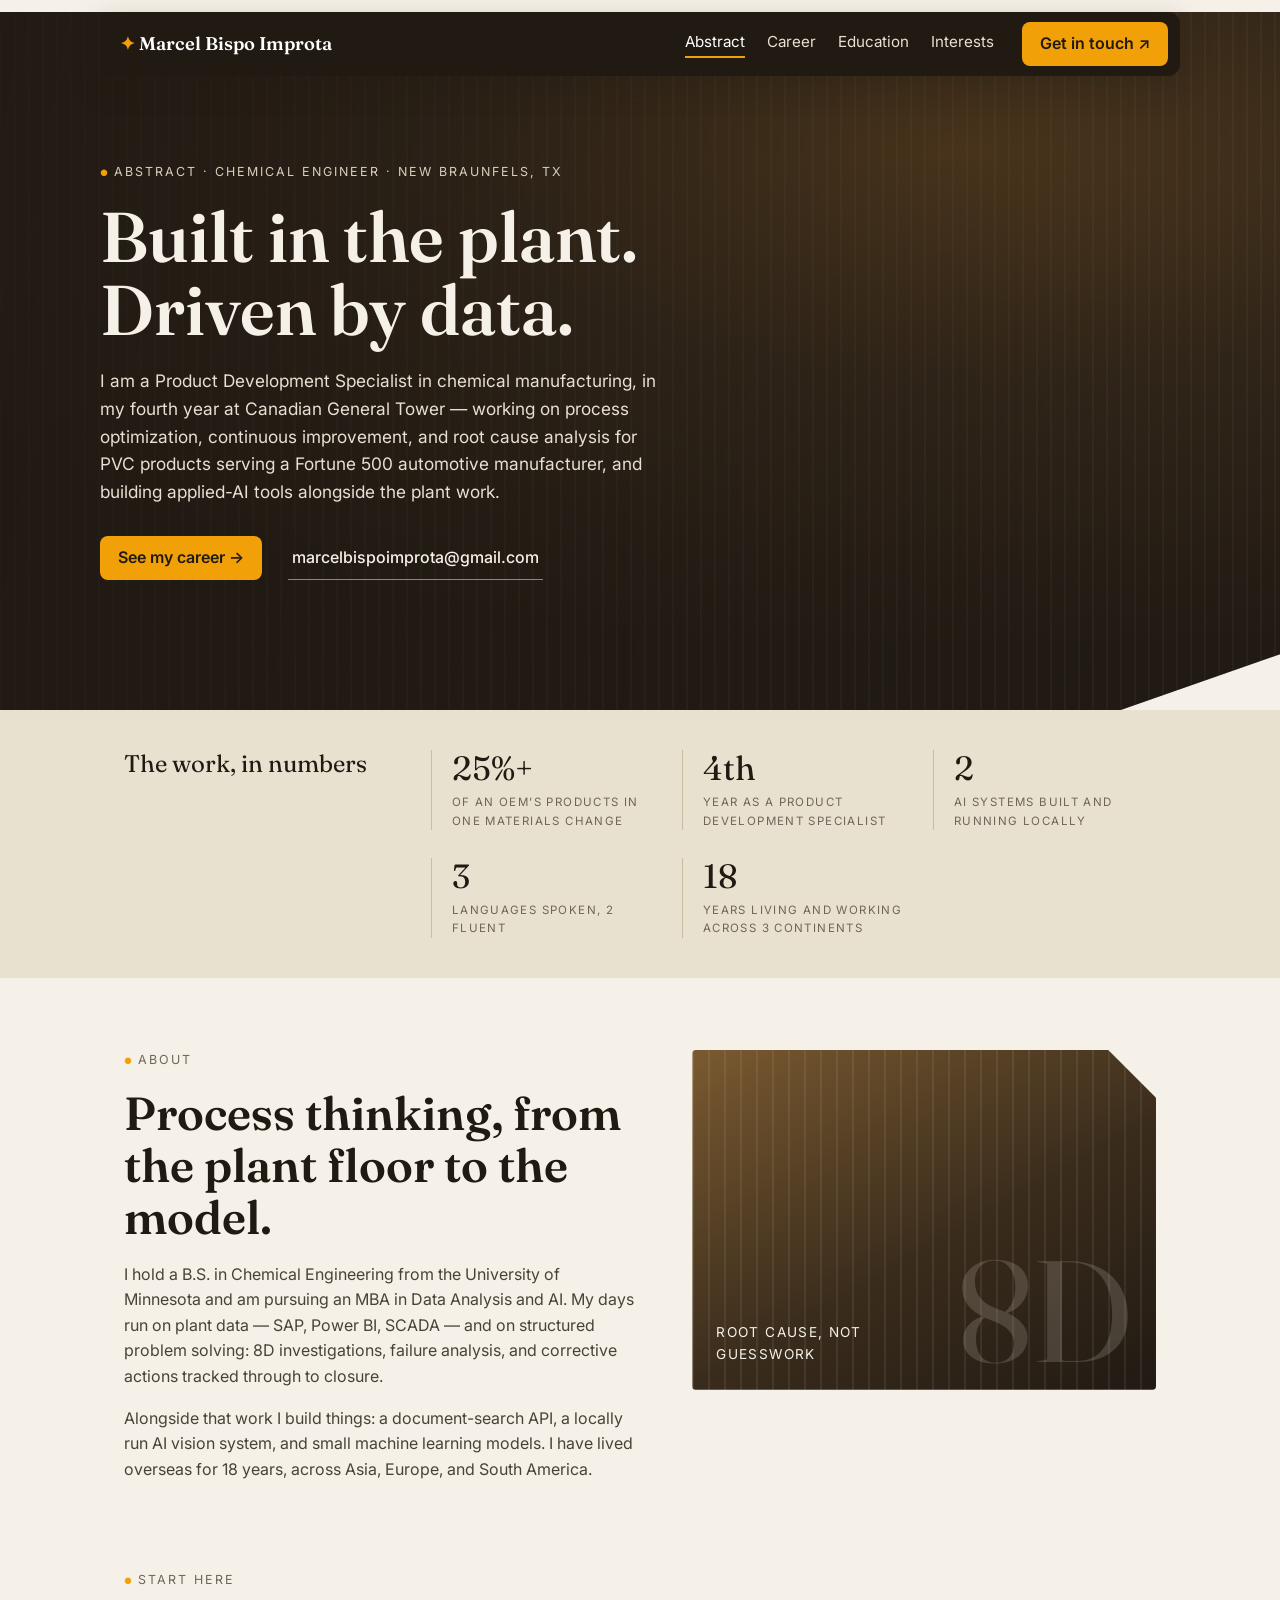
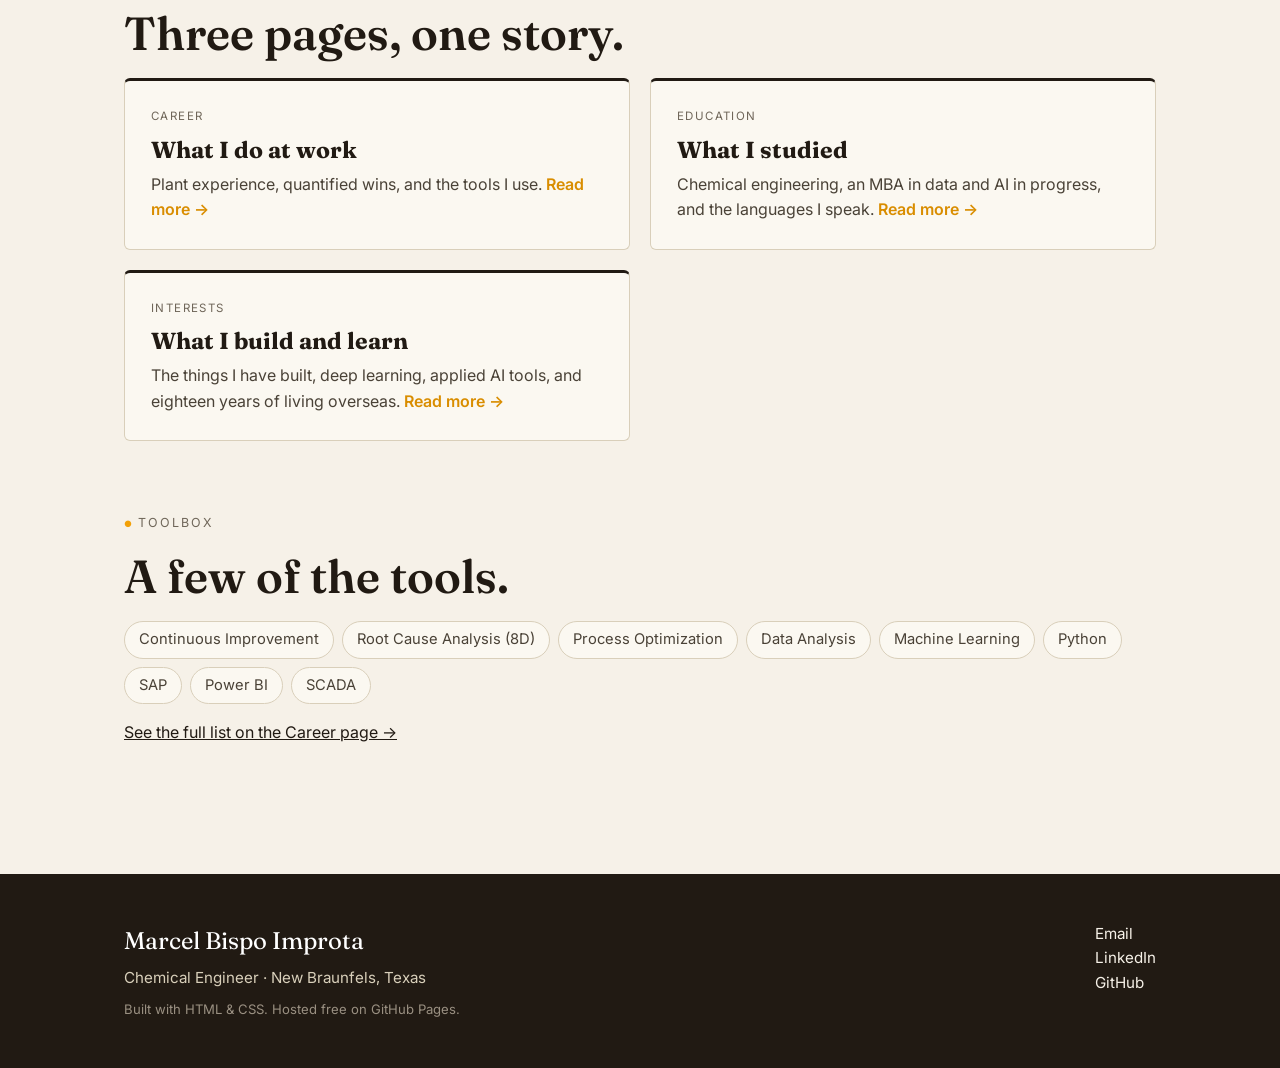
<file: index.html>
<!DOCTYPE html>
<html lang="en">
<head>
  <meta charset="UTF-8">
  <!-- Makes the page look right on phones too. Leave this line alone. -->
  <meta name="viewport" content="width=device-width, initial-scale=1.0">
  <title>Marcel Bispo Improta — Chemical Engineer</title>
  <!-- Fonts: Fraunces (serif headlines) + Inter (body). If you are offline,
       the site falls back to Georgia and Arial automatically. -->
  <link rel="preconnect" href="https://fonts.googleapis.com">
  <link rel="preconnect" href="https://fonts.gstatic.com" crossorigin>
  <link href="https://fonts.googleapis.com/css2?family=Fraunces:opsz,wght@9..144,500;9..144,600&family=Inter:wght@400;500;600&display=swap" rel="stylesheet">
  <!-- The look of the site lives in style.css. Edit colors and fonts there. -->
  <link rel="stylesheet" href="style.css">
</head>
<body>

  <!-- ============ NAVIGATION (same on every page) ============ -->
  <!-- Each page marks its own tab with class="active" so visitors know where they are. -->
  <div class="nav-wrap">
    <nav>
      <a class="brand" href="index.html"><span>✦</span> Marcel Bispo Improta</a>
      <div class="nav-links">
        <a href="index.html" class="active">Abstract</a>
        <a href="career.html">Career</a>
        <a href="education.html">Education</a>
        <a href="interests.html">Interests</a>
      </div>
      <a class="btn" href="mailto:marcelbispoimprota@gmail.com">Get in touch ↗</a>
    </nav>
  </div>

  <!-- ============ HERO ============ -->
  <!-- To change any text on this page, just edit the words between the tags. -->
  <header class="hero">
    <div class="hero-inner">
      <p class="eyebrow">Abstract &middot; Chemical Engineer &middot; New Braunfels, TX</p>
      <h1>Built in the plant. Driven by data.</h1>
      <p class="lead">
        I am a Product Development Specialist in chemical manufacturing, in my
        fourth year at Canadian General Tower — working on process optimization,
        continuous improvement, and root cause analysis for PVC products serving
        a Fortune 500 automotive manufacturer, and building applied-AI tools
        alongside the plant work.
      </p>
      <div class="hero-actions">
        <a class="btn" href="career.html">See my career &rarr;</a>
        <a class="btn-ghost" href="mailto:marcelbispoimprota@gmail.com">marcelbispoimprota@gmail.com</a>
      </div>
    </div>
  </header>

  <!-- ============ STATS BAND ============ -->
  <section class="stats">
    <div class="stats-inner">
      <p class="stats-title">The work, in numbers</p>
      <div class="stat">
        <span class="num">25%+</span>
        <span class="label">Of an OEM&rsquo;s products in one materials change</span>
      </div>
      <div class="stat">
        <span class="num">4th</span>
        <span class="label">Year as a Product Development Specialist</span>
      </div>
      <div class="stat">
        <span class="num">2</span>
        <span class="label">AI systems built and running locally</span>
      </div>
      <div class="stat">
        <span class="num">3</span>
        <span class="label">Languages spoken, 2 fluent</span>
      </div>
      <div class="stat">
        <span class="num">18</span>
        <span class="label">Years living and working across 3 continents</span>
      </div>
    </div>
  </section>

  <!-- ============ ABOUT ============ -->
  <section class="section">
    <div class="split">
      <div>
        <p class="eyebrow">About</p>
        <h2 class="display">Process thinking, from the plant floor to the model.</h2>
        <p>
          I hold a B.S. in Chemical Engineering from the University of Minnesota
          and am pursuing an MBA in Data Analysis and AI. My days run on plant
          data — SAP, Power BI, SCADA — and on structured problem solving: 8D
          investigations, failure analysis, and corrective actions tracked
          through to closure.
        </p>
        <p>
          Alongside that work I build things: a document-search API, a locally
          run AI vision system, and small machine learning models. I have lived
          overseas for 18 years, across Asia, Europe, and South America.
        </p>
      </div>
      <div class="visual" aria-hidden="true">
        <span class="glyph">8D</span>
        <span class="caption">Root cause, not guesswork</span>
      </div>
    </div>
  </section>

  <!-- ============ START HERE: links to the other pages ============ -->
  <section class="section">
    <p class="eyebrow">Start here</p>
    <h2 class="display">Three pages, one story.</h2>
    <div class="cards">
      <a class="card" href="career.html">
        <span class="tag">Career</span>
        <h3>What I do at work</h3>
        <p>Plant experience, quantified wins, and the tools I use. <span class="more">Read more &rarr;</span></p>
      </a>
      <a class="card" href="education.html">
        <span class="tag">Education</span>
        <h3>What I studied</h3>
        <p>Chemical engineering, an MBA in data and AI in progress, and the languages I speak. <span class="more">Read more &rarr;</span></p>
      </a>
      <a class="card" href="interests.html">
        <span class="tag">Interests</span>
        <h3>What I build and learn</h3>
        <p>The things I have built, deep learning, applied AI tools, and eighteen years of living overseas. <span class="more">Read more &rarr;</span></p>
      </a>
    </div>
  </section>

  <!-- ============ SKILLS PREVIEW ============ -->
  <section class="section">
    <p class="eyebrow">Toolbox</p>
    <h2 class="display">A few of the tools.</h2>
    <ul class="skills">
      <li>Continuous Improvement</li>
      <li>Root Cause Analysis (8D)</li>
      <li>Process Optimization</li>
      <li>Data Analysis</li>
      <li>Machine Learning</li>
      <li>Python</li>
      <li>SAP</li>
      <li>Power BI</li>
      <li>SCADA</li>
    </ul>
    <p><a href="career.html">See the full list on the Career page &rarr;</a></p>
  </section>

  <!-- ============ FOOTER (same on every page) ============ -->
  <footer>
    <div class="footer-inner">
      <div>
        <p class="footer-name">Marcel Bispo Improta</p>
        <p>Chemical Engineer &middot; New Braunfels, Texas</p>
        <p class="footer-note">Built with HTML &amp; CSS. Hosted free on GitHub Pages.</p>
      </div>
      <div>
        <p><a href="mailto:marcelbispoimprota@gmail.com">Email</a></p>
        <p><a href="https://www.linkedin.com/in/marcel-bispo-improta-1b046a62" target="_blank">LinkedIn</a></p>
        <p><a href="https://github.com/marcelbispoimprota-arch" target="_blank">GitHub</a></p>
      </div>
    </div>
  </footer>

</body>
</html>
</file>
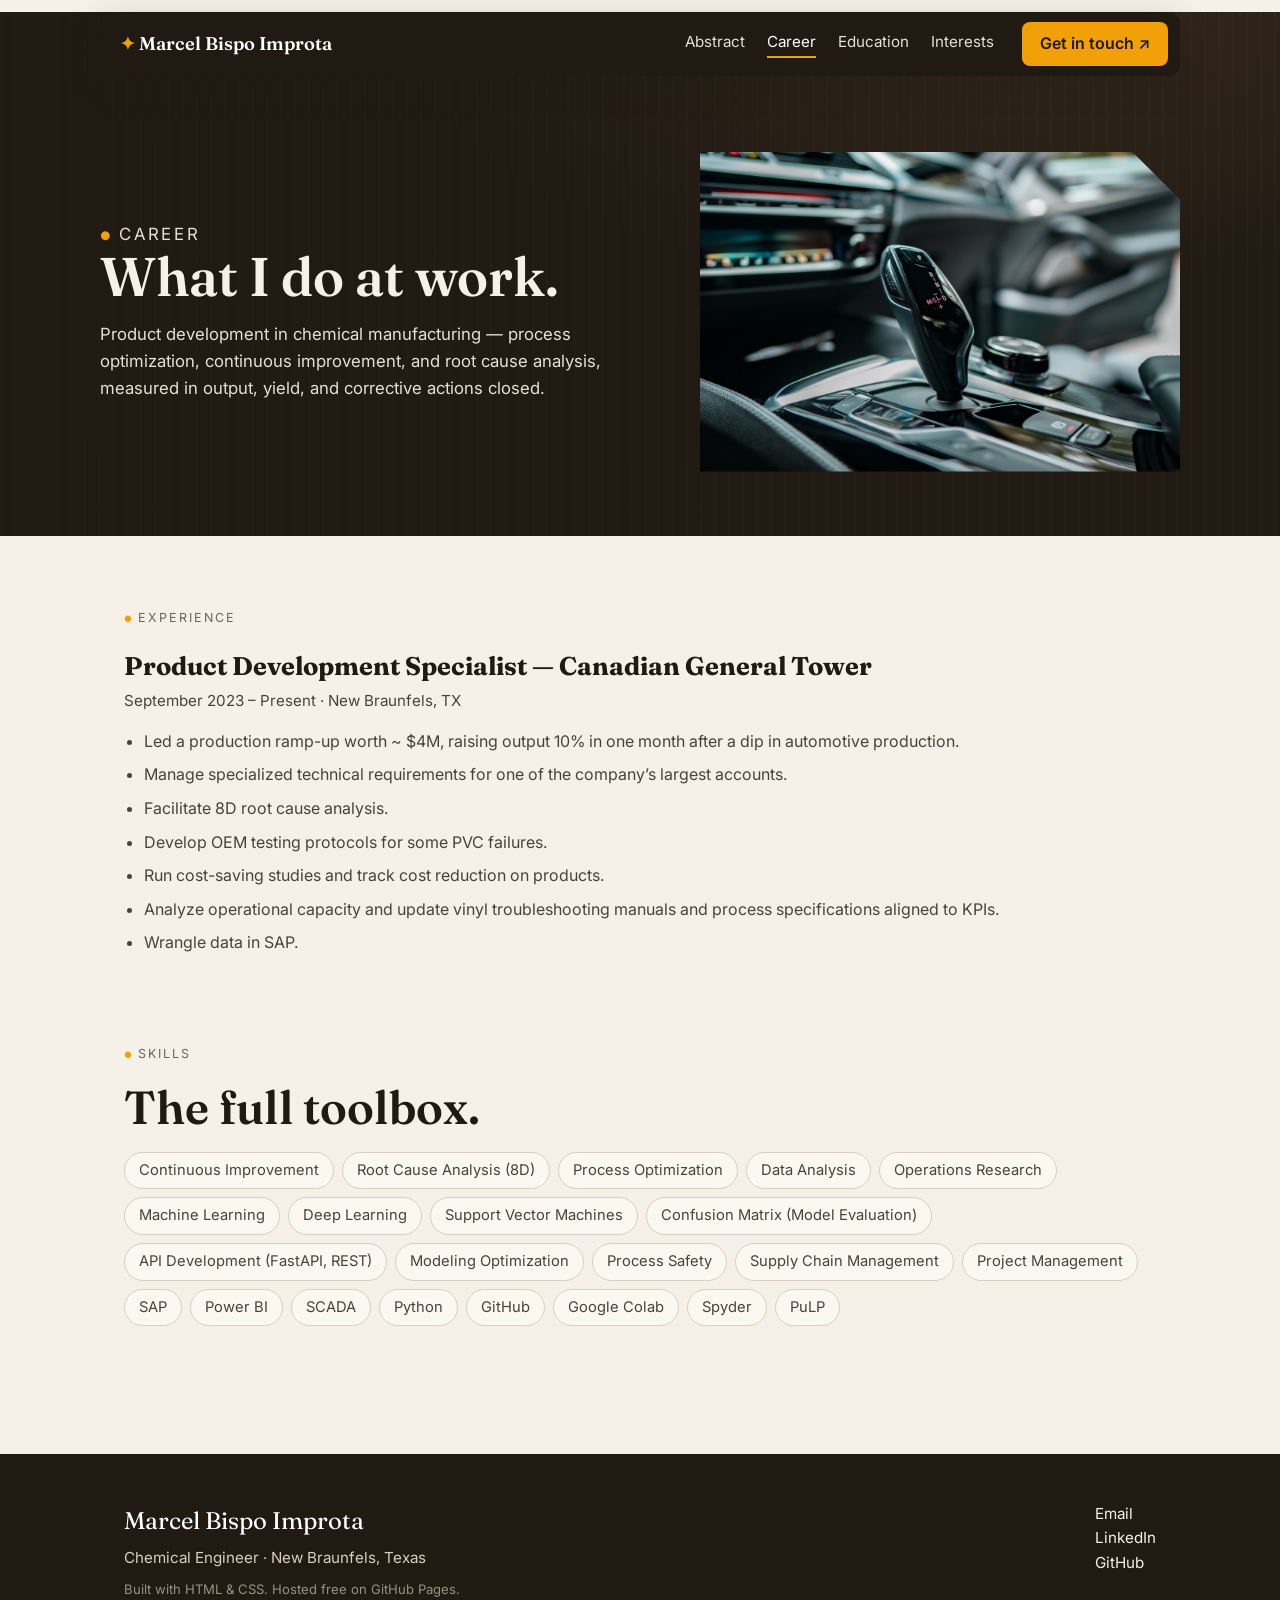
<file: career.html>
<!DOCTYPE html>
<html lang="en">
<head>
  <meta charset="UTF-8">
  <meta name="viewport" content="width=device-width, initial-scale=1.0">
  <title>Career — Marcel Bispo Improta</title>
  <link rel="preconnect" href="https://fonts.googleapis.com">
  <link rel="preconnect" href="https://fonts.gstatic.com" crossorigin>
  <link href="https://fonts.googleapis.com/css2?family=Fraunces:opsz,wght@9..144,500;9..144,600&family=Inter:wght@400;500;600&display=swap" rel="stylesheet">
  <link rel="stylesheet" href="style.css">
</head>
<body>

  <!-- ============ NAVIGATION (same on every page) ============ -->
  <div class="nav-wrap">
    <nav>
      <a class="brand" href="index.html"><span>✦</span> Marcel Bispo Improta</a>
      <div class="nav-links">
        <a href="index.html">Abstract</a>
        <a href="career.html" class="active">Career</a>
        <a href="education.html">Education</a>
        <a href="interests.html">Interests</a>
      </div>
      <a class="btn" href="mailto:marcelbispoimprota@gmail.com">Get in touch ↗</a>
    </nav>
  </div>

  <!-- ============ PAGE HEADER ============ -->
  <header class="page-hero page-hero--split">
    <div class="page-hero-inner">
      <div>
        <p class="eyebrow">Career</p>
        <h1>What I do at work.</h1>
        <p>
          Product development in chemical manufacturing — process optimization,
          continuous improvement, and root cause analysis, measured in output,
          yield, and corrective actions closed.
        </p>
      </div>
      <!-- Car interior photo. The file career-photo.jpg must sit next to
           this file in the repo, or the image will not show. -->
      <figure class="hero-photo">
        <img src="career-photo.jpg" alt="Car interior showing the center console and gear shift">
      </figure>
    </div>
  </header>

  <!-- ============ EXPERIENCE ============ -->
  <section class="section">
    <p class="eyebrow">Experience</p>
    <h3 class="role">Product Development Specialist — Canadian General Tower</h3>
    <p class="dates">September 2023 – Present &middot; New Braunfels, TX</p>
    <ul class="tight">
      <li>Led a production ramp-up worth ~ $4M, raising output 10% in one month after a dip in automotive production.</li>
      <li>Manage specialized technical requirements for one of the company&rsquo;s largest accounts.</li>
      <li>Facilitate 8D root cause analysis.</li>
      <li>Develop OEM testing protocols for some PVC failures.</li>
      <li>Run cost-saving studies and track cost reduction on products.</li>
      <li>Analyze operational capacity and update vinyl troubleshooting manuals and process specifications aligned to KPIs.</li>
      <li>Wrangle data in SAP.</li>
    </ul>
  </section>

  <!-- ============ SKILLS ============ -->
  <section class="section">
    <p class="eyebrow">Skills</p>
    <h2 class="display">The full toolbox.</h2>
    <ul class="skills">
      <li>Continuous Improvement</li>
      <li>Root Cause Analysis (8D)</li>
      <li>Process Optimization</li>
      <li>Data Analysis</li>
      <li>Operations Research</li>
      <li>Machine Learning</li>
      <li>Deep Learning</li>
      <li>Support Vector Machines</li>
      <li>Confusion Matrix (Model Evaluation)</li>
      <li>API Development (FastAPI, REST)</li>
      <li>Modeling Optimization</li>
      <li>Process Safety</li>
      <li>Supply Chain Management</li>
      <li>Project Management</li>
      <li>SAP</li>
      <li>Power BI</li>
      <li>SCADA</li>
      <li>Python</li>
      <li>GitHub</li>
      <li>Google Colab</li>
      <li>Spyder</li>
      <li>PuLP</li>
    </ul>
  </section>

  <!-- ============ FOOTER (same on every page) ============ -->
  <footer>
    <div class="footer-inner">
      <div>
        <p class="footer-name">Marcel Bispo Improta</p>
        <p>Chemical Engineer &middot; New Braunfels, Texas</p>
        <p class="footer-note">Built with HTML &amp; CSS. Hosted free on GitHub Pages.</p>
      </div>
      <div>
        <p><a href="mailto:marcelbispoimprota@gmail.com">Email</a></p>
        <p><a href="https://www.linkedin.com/in/marcel-bispo-improta-1b046a62" target="_blank">LinkedIn</a></p>
        <p><a href="https://github.com/marcelbispoimprota-arch" target="_blank">GitHub</a></p>
      </div>
    </div>
  </footer>

</body>
</html>
</file>
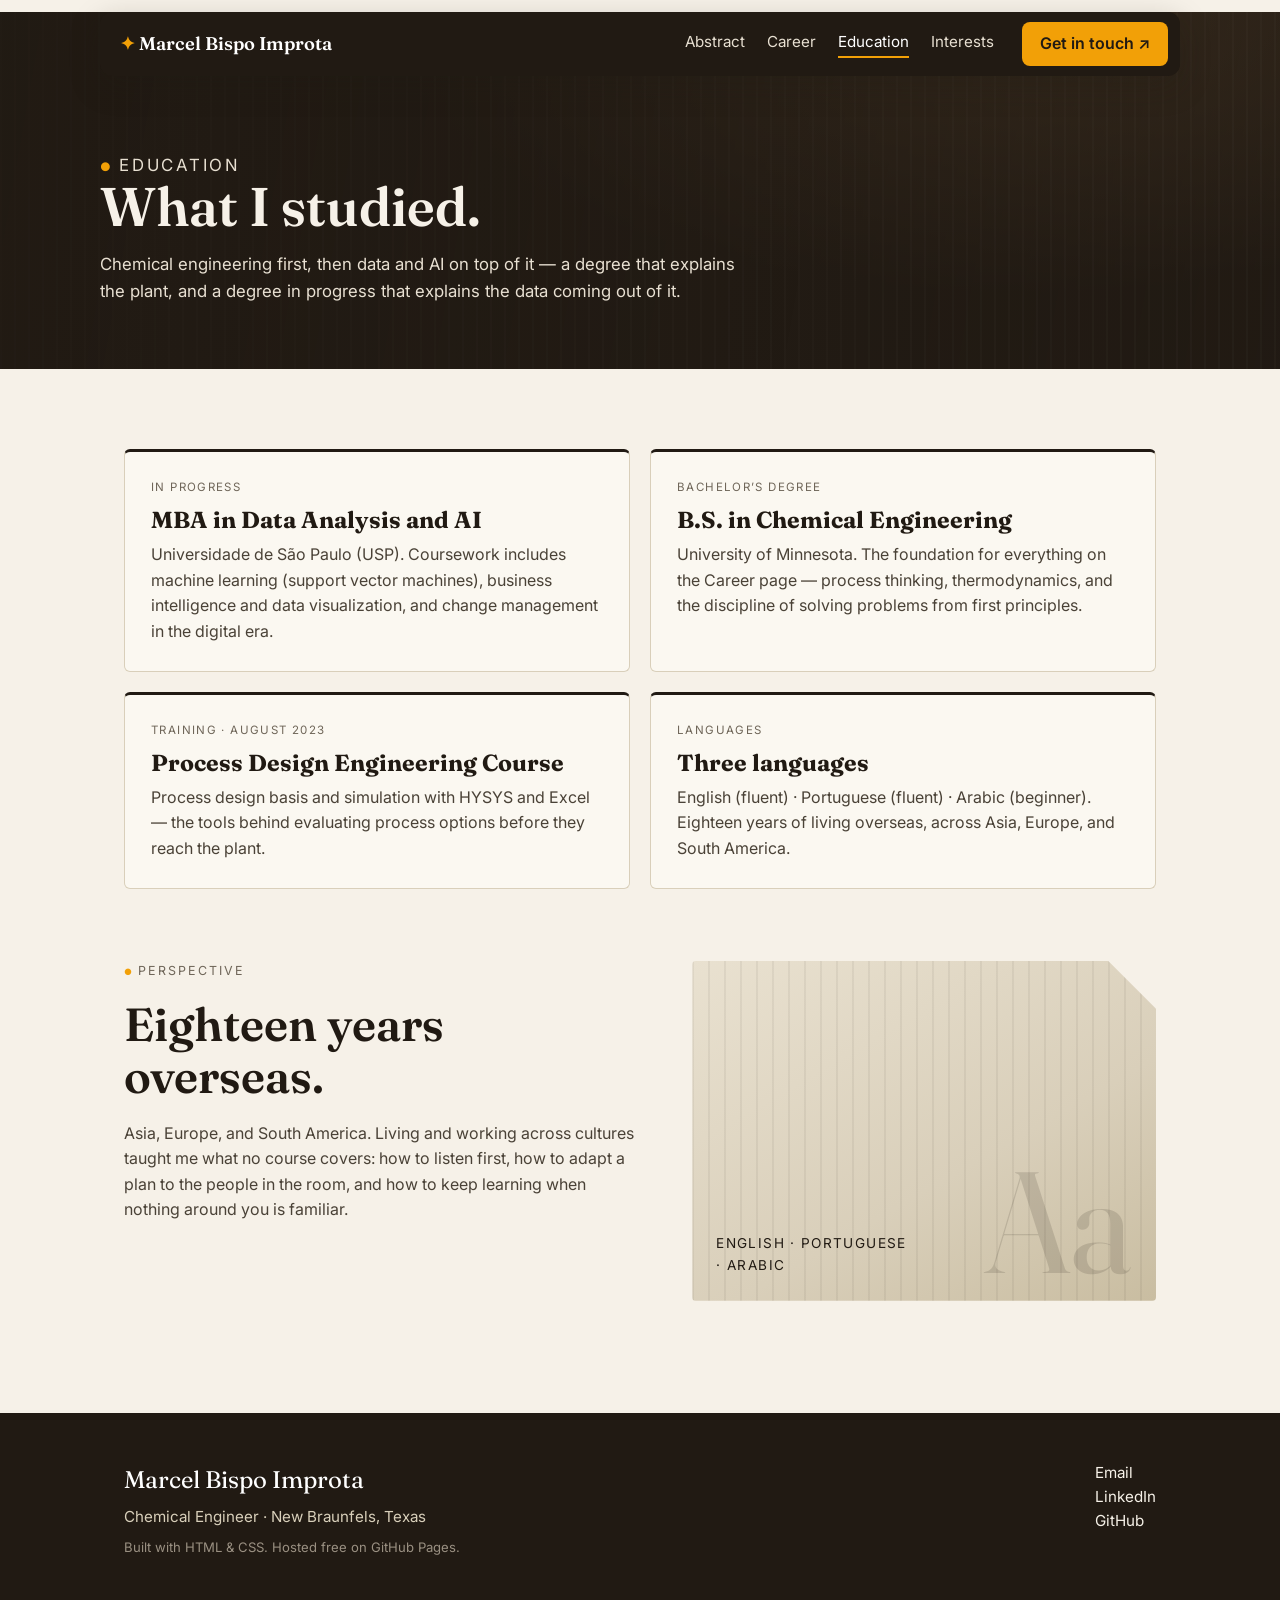
<file: education.html>
<!DOCTYPE html>
<html lang="en">
<head>
  <meta charset="UTF-8">
  <meta name="viewport" content="width=device-width, initial-scale=1.0">
  <title>Education — Marcel Bispo Improta</title>
  <link rel="preconnect" href="https://fonts.googleapis.com">
  <link rel="preconnect" href="https://fonts.gstatic.com" crossorigin>
  <link href="https://fonts.googleapis.com/css2?family=Fraunces:opsz,wght@9..144,500;9..144,600&family=Inter:wght@400;500;600&display=swap" rel="stylesheet">
  <link rel="stylesheet" href="style.css">
</head>
<body>

  <!-- ============ NAVIGATION (same on every page) ============ -->
  <div class="nav-wrap">
    <nav>
      <a class="brand" href="index.html"><span>✦</span> Marcel Bispo Improta</a>
      <div class="nav-links">
        <a href="index.html">Abstract</a>
        <a href="career.html">Career</a>
        <a href="education.html" class="active">Education</a>
        <a href="interests.html">Interests</a>
      </div>
      <a class="btn" href="mailto:marcelbispoimprota@gmail.com">Get in touch ↗</a>
    </nav>
  </div>

  <!-- ============ PAGE HEADER ============ -->
  <header class="page-hero">
    <div class="page-hero-inner">
      <p class="eyebrow">Education</p>
      <h1>What I studied.</h1>
      <p>
        Chemical engineering first, then data and AI on top of it — a degree
        that explains the plant, and a degree in progress that explains
        the data coming out of it.
      </p>
    </div>
  </header>

  <!-- ============ EDUCATION ============ -->
  <section class="section">
    <div class="cards">
      <div class="card">
        <span class="tag">In progress</span>
        <h3>MBA in Data Analysis and AI</h3>
        <p>Universidade de São Paulo (USP). Coursework includes machine learning (support vector machines), business intelligence and data visualization, and change management in the digital era.</p>
      </div>
      <div class="card">
        <span class="tag">Bachelor&rsquo;s degree</span>
        <h3>B.S. in Chemical Engineering</h3>
        <p>University of Minnesota. The foundation for everything on the Career page — process thinking, thermodynamics, and the discipline of solving problems from first principles.</p>
      </div>
      <div class="card">
        <span class="tag">Training &middot; August 2023</span>
        <h3>Process Design Engineering Course</h3>
        <p>Process design basis and simulation with HYSYS and Excel — the tools behind evaluating process options before they reach the plant.</p>
      </div>
      <div class="card">
        <span class="tag">Languages</span>
        <h3>Three languages</h3>
        <p>English (fluent) &middot; Portuguese (fluent) &middot; Arabic (beginner). Eighteen years of living overseas, across Asia, Europe, and South America.</p>
      </div>
    </div>
  </section>

  <!-- ============ LANGUAGES / OVERSEAS ============ -->
  <section class="section">
    <div class="split">
      <div>
        <p class="eyebrow">Perspective</p>
        <h2 class="display">Eighteen years overseas.</h2>
        <p>
          Asia, Europe, and South America. Living and working across cultures
          taught me what no course covers: how to listen first, how to adapt
          a plan to the people in the room, and how to keep learning when
          nothing around you is familiar.
        </p>
      </div>
      <div class="visual visual--light" aria-hidden="true">
        <span class="glyph">Aa</span>
        <span class="caption">English &middot; Portuguese &middot; Arabic</span>
      </div>
    </div>
  </section>

  <!-- ============ FOOTER (same on every page) ============ -->
  <footer>
    <div class="footer-inner">
      <div>
        <p class="footer-name">Marcel Bispo Improta</p>
        <p>Chemical Engineer &middot; New Braunfels, Texas</p>
        <p class="footer-note">Built with HTML &amp; CSS. Hosted free on GitHub Pages.</p>
      </div>
      <div>
        <p><a href="mailto:marcelbispoimprota@gmail.com">Email</a></p>
        <p><a href="https://www.linkedin.com/in/marcel-bispo-improta-1b046a62" target="_blank">LinkedIn</a></p>
        <p><a href="https://github.com/marcelbispoimprota-arch" target="_blank">GitHub</a></p>
      </div>
    </div>
  </footer>

</body>
</html>
</file>
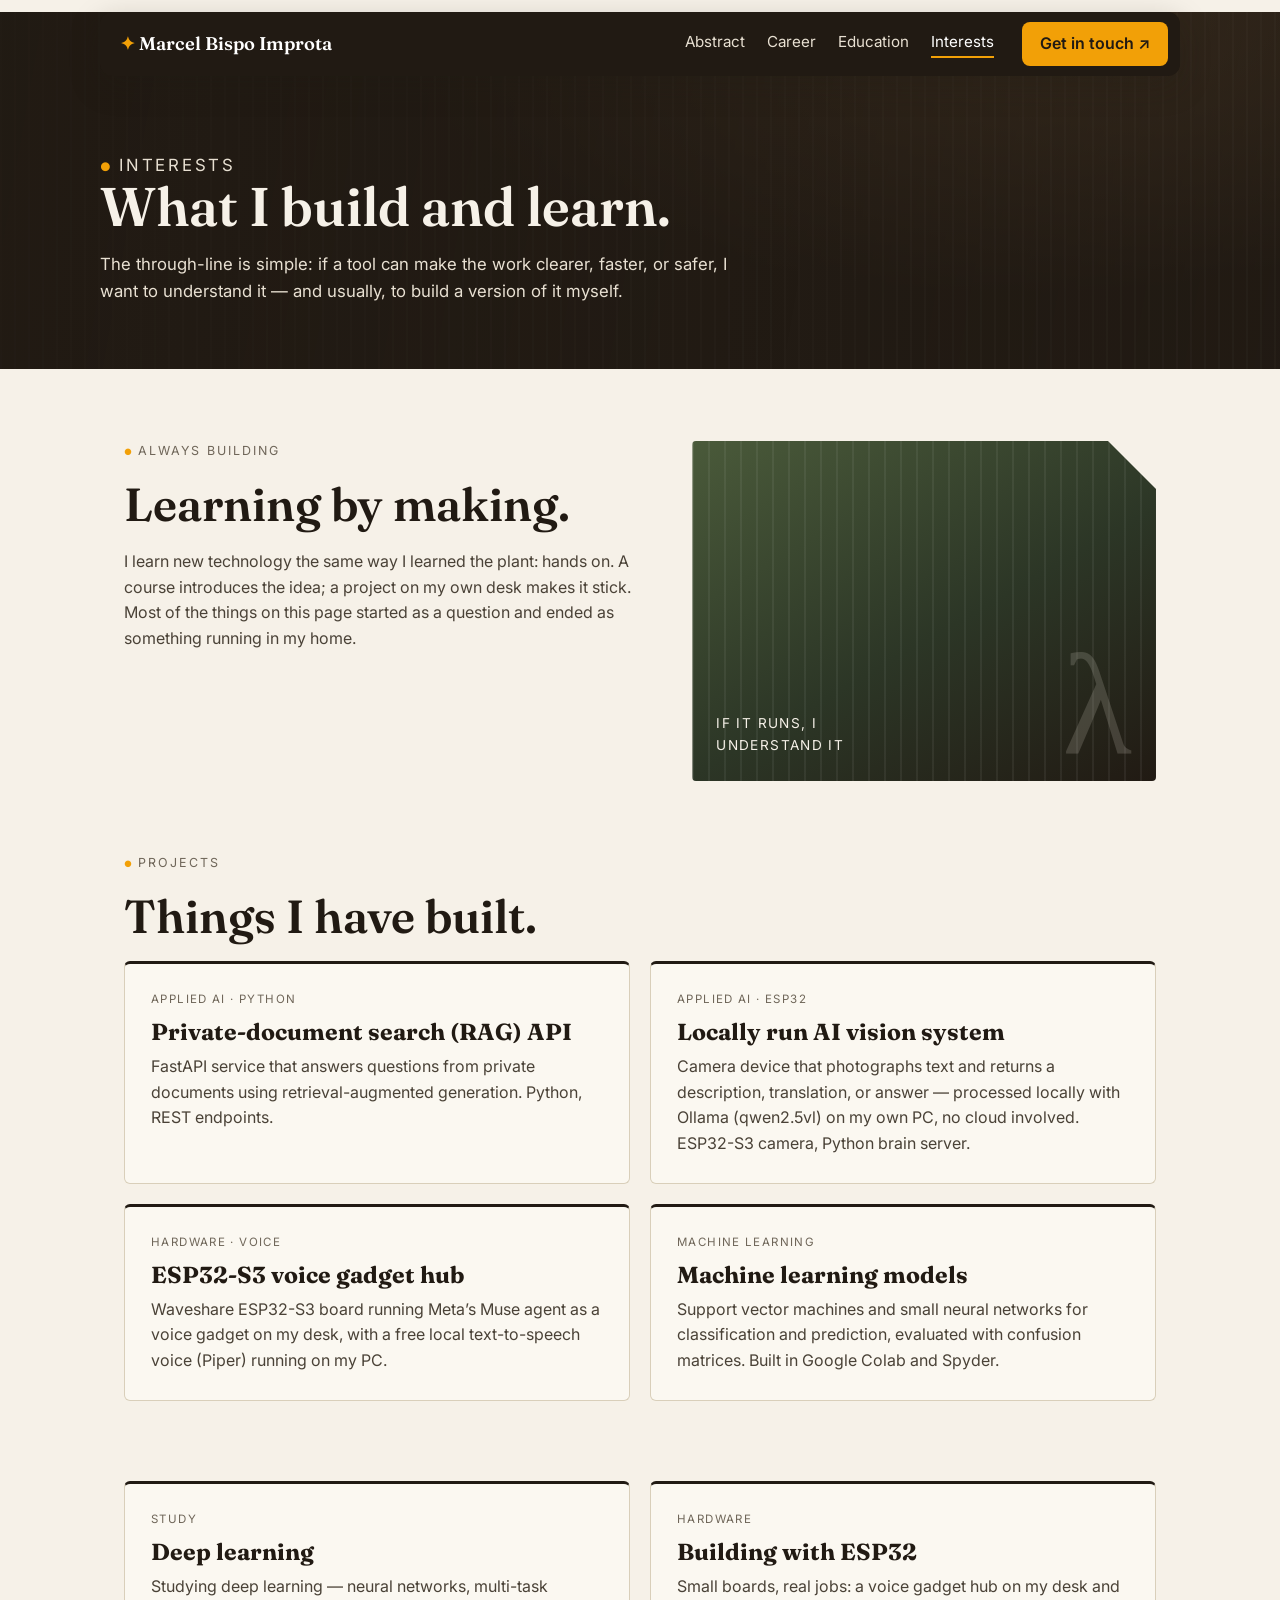
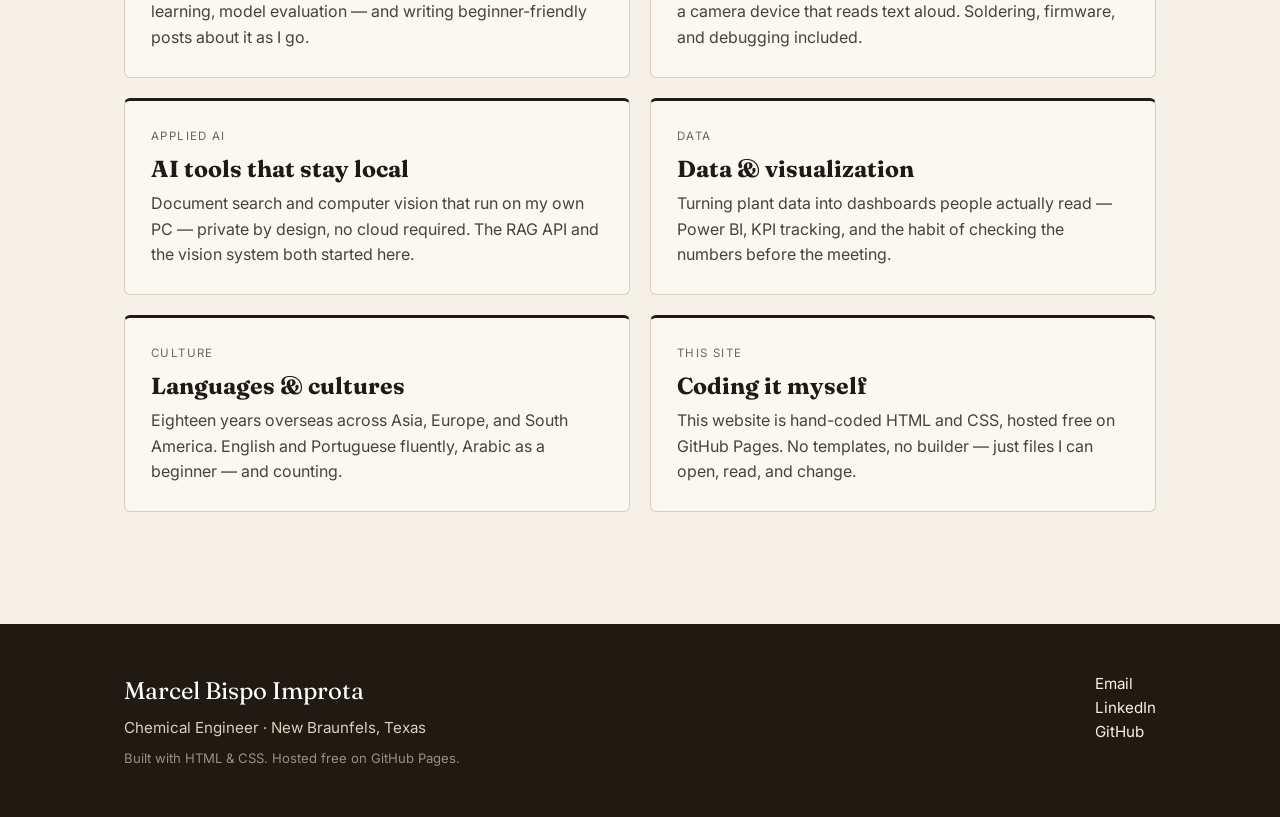
<file: interests.html>
<!DOCTYPE html>
<html lang="en">
<head>
  <meta charset="UTF-8">
  <meta name="viewport" content="width=device-width, initial-scale=1.0">
  <title>Interests — Marcel Bispo Improta</title>
  <link rel="preconnect" href="https://fonts.googleapis.com">
  <link rel="preconnect" href="https://fonts.gstatic.com" crossorigin>
  <link href="https://fonts.googleapis.com/css2?family=Fraunces:opsz,wght@9..144,500;9..144,600&family=Inter:wght@400;500;600&display=swap" rel="stylesheet">
  <link rel="stylesheet" href="style.css">
</head>
<body>

  <!-- ============ NAVIGATION (same on every page) ============ -->
  <div class="nav-wrap">
    <nav>
      <a class="brand" href="index.html"><span>✦</span> Marcel Bispo Improta</a>
      <div class="nav-links">
        <a href="index.html">Abstract</a>
        <a href="career.html">Career</a>
        <a href="education.html">Education</a>
        <a href="interests.html" class="active">Interests</a>
      </div>
      <a class="btn" href="mailto:marcelbispoimprota@gmail.com">Get in touch ↗</a>
    </nav>
  </div>

  <!-- ============ PAGE HEADER ============ -->
  <header class="page-hero">
    <div class="page-hero-inner">
      <p class="eyebrow">Interests</p>
      <h1>What I build and learn.</h1>
      <p>
        The through-line is simple: if a tool can make the work clearer,
        faster, or safer, I want to understand it — and usually, to build
        a version of it myself.
      </p>
    </div>
  </header>

  <!-- ============ INTERESTS ============ -->
  <section class="section">
    <div class="split">
      <div>
        <p class="eyebrow">Always building</p>
        <h2 class="display">Learning by making.</h2>
        <p>
          I learn new technology the same way I learned the plant: hands on.
          A course introduces the idea; a project on my own desk makes it
          stick. Most of the things on this page started as a question and
          ended as something running in my home.
        </p>
      </div>
      <div class="visual visual--data" aria-hidden="true">
        <span class="glyph">&lambda;</span>
        <span class="caption">If it runs, I understand it</span>
      </div>
    </div>
  </section>

  <!-- ============ PROJECTS ============ -->
  <section class="section">
    <p class="eyebrow">Projects</p>
    <h2 class="display">Things I have built.</h2>
    <div class="cards">
      <!-- To add a project, copy one <div class="card"> block and edit it. -->
      <div class="card">
        <span class="tag">Applied AI &middot; Python</span>
        <h3>Private-document search (RAG) API</h3>
        <p>FastAPI service that answers questions from private documents using retrieval-augmented generation. Python, REST endpoints.</p>
      </div>
      <div class="card">
        <span class="tag">Applied AI &middot; ESP32</span>
        <h3>Locally run AI vision system</h3>
        <p>Camera device that photographs text and returns a description, translation, or answer — processed locally with Ollama (qwen2.5vl) on my own PC, no cloud involved. ESP32-S3 camera, Python brain server.</p>
      </div>
      <div class="card">
        <span class="tag">Hardware &middot; Voice</span>
        <h3>ESP32-S3 voice gadget hub</h3>
        <p>Waveshare ESP32-S3 board running Meta&rsquo;s Muse agent as a voice gadget on my desk, with a free local text-to-speech voice (Piper) running on my PC.</p>
      </div>
      <div class="card">
        <span class="tag">Machine Learning</span>
        <h3>Machine learning models</h3>
        <p>Support vector machines and small neural networks for classification and prediction, evaluated with confusion matrices. Built in Google Colab and Spyder.</p>
      </div>
    </div>
  </section>

  <section class="section">
    <div class="cards">
      <!-- To add an interest, copy one <div class="card"> block and edit it. -->
      <div class="card">
        <span class="tag">Study</span>
        <h3>Deep learning</h3>
        <p>Studying deep learning — neural networks, multi-task learning, model evaluation — and writing beginner-friendly posts about it as I go.</p>
      </div>
      <div class="card">
        <span class="tag">Hardware</span>
        <h3>Building with ESP32</h3>
        <p>Small boards, real jobs: a voice gadget hub on my desk and a camera device that reads text aloud. Soldering, firmware, and debugging included.</p>
      </div>
      <div class="card">
        <span class="tag">Applied AI</span>
        <h3>AI tools that stay local</h3>
        <p>Document search and computer vision that run on my own PC — private by design, no cloud required. The RAG API and the vision system both started here.</p>
      </div>
      <div class="card">
        <span class="tag">Data</span>
        <h3>Data &amp; visualization</h3>
        <p>Turning plant data into dashboards people actually read — Power BI, KPI tracking, and the habit of checking the numbers before the meeting.</p>
      </div>
      <div class="card">
        <span class="tag">Culture</span>
        <h3>Languages &amp; cultures</h3>
        <p>Eighteen years overseas across Asia, Europe, and South America. English and Portuguese fluently, Arabic as a beginner — and counting.</p>
      </div>
      <div class="card">
        <span class="tag">This site</span>
        <h3>Coding it myself</h3>
        <p>This website is hand-coded HTML and CSS, hosted free on GitHub Pages. No templates, no builder — just files I can open, read, and change.</p>
      </div>
    </div>
  </section>

  <!-- ============ FOOTER (same on every page) ============ -->
  <footer>
    <div class="footer-inner">
      <div>
        <p class="footer-name">Marcel Bispo Improta</p>
        <p>Chemical Engineer &middot; New Braunfels, Texas</p>
        <p class="footer-note">Built with HTML &amp; CSS. Hosted free on GitHub Pages.</p>
      </div>
      <div>
        <p><a href="mailto:marcelbispoimprota@gmail.com">Email</a></p>
        <p><a href="https://www.linkedin.com/in/marcel-bispo-improta-1b046a62" target="_blank">LinkedIn</a></p>
        <p><a href="https://github.com/marcelbispoimprota-arch" target="_blank">GitHub</a></p>
      </div>
    </div>
  </footer>

</body>
</html>
</file>
<file: style.css>
/* ============================================================
   style.css — the look of the portfolio site.
   One file styles all five pages. Change a value here and
   every page updates.

   HOW THIS DESIGN WORKS (like the reference you sent):
   - Dark "pill" navigation bar at the top, with an orange button.
   - A dark hero with big serif headlines and a fluted-glass pattern.
   - Cream bands, serif section headlines, and orange accents.
   - No photos needed: the decorative panels are pure CSS gradients,
     so the site works offline and loads fast.

   TO CHANGE THE COLORS: edit the six --color lines below.
   TO CHANGE THE FONTS: edit the two --font lines, and the matching
   Google Fonts link in each HTML file's <head>.
   ============================================================ */

:root {
  --ink: #211a13;        /* Near-black warm brown: nav, hero, footer */
  --ink-soft: #4a4237;   /* Softer brown: body text on cream */
  --cream: #f6f1e8;      /* Page background */
  --cream-2: #e9e1d0;    /* Stats band background */
  --paper: #fbf8f1;      /* Card background */
  --accent: #f2a007;     /* Orange: buttons and highlights */
  --accent-hover: #d98d00;
  --muted: #6f6659;      /* Gray-brown: small labels */
  --line: #d9cfba;       /* Hairline borders */
  --serif: "Fraunces", Georgia, "Times New Roman", serif;  /* Headlines */
  --sans: "Inter", Arial, Helvetica, sans-serif;           /* Body text */
}

* { box-sizing: border-box; }

body {
  margin: 0;
  font-family: var(--sans);
  line-height: 1.6;
  color: var(--ink);
  background: var(--cream);
}

a { color: var(--ink); }
img { max-width: 100%; }

/* ---------- Top navigation (the dark pill) ---------- */

.nav-wrap {
  position: sticky;      /* Stays visible while scrolling */
  top: 12px;
  z-index: 50;
  padding: 0 16px;
}

nav {
  max-width: 1080px;
  margin: 12px auto 0;
  background: var(--ink);
  color: #f6f1e8;
  border-radius: 12px;
  display: flex;
  align-items: center;
  gap: 28px;
  padding: 10px 12px 10px 20px;
  box-shadow: 0 10px 30px rgba(33, 26, 19, 0.25);
}

.brand {
  font-family: var(--serif);
  font-size: 1.15em;
  font-weight: 600;
  color: #fff;
  text-decoration: none;
  white-space: nowrap;
}

.brand span { color: var(--accent); }

.nav-links {
  display: flex;
  gap: 22px;
  margin-left: auto;
}

.nav-links a {
  color: #e8e0d2;
  text-decoration: none;
  font-size: 0.95em;
  padding-bottom: 2px;
  white-space: nowrap;
}

.nav-links a:hover { color: #fff; }

/* The current page's tab gets an orange underline. Each HTML file
   marks its own link with class="active". */
.nav-links a.active {
  color: #fff;
  border-bottom: 2px solid var(--accent);
}

/* ---------- Buttons ---------- */

.btn {
  display: inline-block;
  background: var(--accent);
  color: var(--ink);
  font-weight: 600;
  text-decoration: none;
  padding: 9px 18px;
  border-radius: 8px;
  white-space: nowrap;
}

.btn:hover { background: var(--accent-hover); }

.btn-ghost {
  display: inline-block;
  color: #f6f1e8;
  text-decoration: none;
  font-weight: 500;
  padding: 9px 4px;
  border-bottom: 1px solid rgba(246, 241, 232, 0.5);
}

.btn-ghost:hover { border-bottom-color: #f6f1e8; }

/* ---------- Hero (home page, dark with fluted-glass pattern) ---------- */

.hero {
  /* Layered background: dark overlay + vertical fluted lines + warm glow.
     No image file needed. */
  background:
    linear-gradient(100deg, rgba(33, 26, 19, 0.88) 0%, rgba(33, 26, 19, 0.55) 55%, rgba(33, 26, 19, 0.35) 100%),
    repeating-linear-gradient(90deg, rgba(255, 255, 255, 0.055) 0 2px, transparent 2px 14px),
    radial-gradient(1200px 500px at 75% 20%, #6b4a22 0%, #3a2c1c 45%, #211a13 100%);
  color: #f6f1e8;
  /* Angled cut on the bottom-right corner, like the reference. */
  clip-path: polygon(0 0, 100% 0, 100% calc(100% - 56px), calc(100% - 160px) 100%, 0 100%);
  margin-top: -64px;     /* Slides up behind the floating nav pill */
  padding: 150px 24px 130px;
}

.hero-inner {
  max-width: 1080px;
  margin: 0 auto;
}

/* Small caps label above a headline. The dot is the orange accent. */
.eyebrow {
  font-size: 0.78em;
  letter-spacing: 0.16em;
  text-transform: uppercase;
  color: #d8cfba;
  margin: 0 0 18px;
}

.eyebrow::before {
  content: "● ";
  color: var(--accent);
  font-size: 0.7em;
}

.hero h1 {
  font-family: var(--serif);
  font-weight: 600;
  font-size: clamp(2.6rem, 6vw, 4.4rem);
  line-height: 1.05;
  margin: 0 0 20px;
  max-width: 12ch;
}

.hero p.lead {
  font-size: 1.08em;
  color: #e8e0d2;
  max-width: 52ch;
  margin: 0 0 30px;
}

.hero-actions {
  display: flex;
  gap: 26px;
  align-items: center;
  flex-wrap: wrap;
}

/* ---------- Stats band (cream strip under the hero) ---------- */

.stats { background: var(--cream-2); }

.stats-inner {
  max-width: 1080px;
  margin: 0 auto;
  display: grid;
  grid-template-columns: 1.25fr 1fr 1fr 1fr;
  gap: 28px;
  padding: 40px 24px;
  align-items: start;
}

.stats-title {
  font-family: var(--serif);
  font-size: 1.5em;
  line-height: 1.2;
  margin: 0;
  grid-row: span 2;
}

.stat { border-left: 1px solid #c9bda1; padding-left: 20px; }

.stat .num {
  font-family: var(--serif);
  font-size: 2.1em;
  line-height: 1.1;
  display: block;
}

.stat .label {
  font-size: 0.72em;
  letter-spacing: 0.12em;
  text-transform: uppercase;
  color: var(--muted);
  display: block;
  margin-top: 6px;
}

/* ---------- Page hero (inner pages: smaller dark header) ---------- */

.page-hero {
  background:
    linear-gradient(100deg, rgba(33, 26, 19, 0.9) 0%, rgba(33, 26, 19, 0.6) 100%),
    repeating-linear-gradient(90deg, rgba(255, 255, 255, 0.05) 0 2px, transparent 2px 14px),
    radial-gradient(900px 400px at 80% 0%, #54402a 0%, #211a13 70%);
  color: #f6f1e8;
  margin-top: -64px;
  padding: 140px 24px 64px;
}

.page-hero-inner {
  max-width: 1080px;
  margin: 0 auto;
}

.page-hero h1 {
  font-family: var(--serif);
  font-weight: 600;
  font-size: clamp(2.2rem, 5vw, 3.4rem);
  line-height: 1.08;
  margin: 0 0 14px;
  max-width: 16ch;
}

.page-hero p {
  color: #e8e0d2;
  max-width: 60ch;
  margin: 0;
  font-size: 1.05em;
}

/* ---------- Hero with photo beside the heading (Career page) ---------- */
/* The photo sits to the right of the heading text. object-fit crops the
   tall photo without stretching; object-position picks which part shows:
   45% keeps the gear shift in frame. To show more of the top or bottom,
   change that number. */
.page-hero--split .page-hero-inner {
  display: grid;
  grid-template-columns: 1.15fr 1fr;
  gap: 48px;
  align-items: center;
}

.hero-photo {
  margin: 0;
}

.hero-photo img {
  display: block;
  width: 100%;
  height: 320px;
  object-fit: cover;
  object-position: center 45%;
  /* Angled cut on the top-right corner, matching the .visual panels. */
  clip-path: polygon(0 0, calc(100% - 48px) 0, 100% 48px, 100% 100%, 0 100%);
}

/* ---------- Sections ---------- */

.section {
  max-width: 1080px;
  margin: 0 auto;
  padding: 72px 24px;
}

.section + .section { padding-top: 0; }

.section .eyebrow { color: var(--muted); }

h2.display {
  font-family: var(--serif);
  font-weight: 600;
  font-size: clamp(2rem, 4vw, 2.9rem);
  line-height: 1.12;
  margin: 0 0 18px;
  max-width: 20ch;
}

.section p { color: var(--ink-soft); max-width: 62ch; }

/* Two-column layout: text on one side, decorative panel on the other. */
.split {
  display: grid;
  grid-template-columns: 1.05fr 0.95fr;
  gap: 56px;
  align-items: start;
}

/* Decorative panel: pure CSS art, no photo needed. Each page can pick
   a different gradient by adding a second class (see .visual--* below). */
.visual {
  min-height: 340px;
  border-radius: 4px;
  /* Angled cut on the top-right corner, like the reference. */
  clip-path: polygon(0 0, calc(100% - 48px) 0, 100% 48px, 100% 100%, 0 100%);
  background:
    repeating-linear-gradient(90deg, rgba(255, 255, 255, 0.07) 0 2px, transparent 2px 16px),
    linear-gradient(150deg, #7a5a30 0%, #3a2c1c 55%, #211a13 100%);
  position: relative;
  overflow: hidden;
}

.visual--data {
  background:
    repeating-linear-gradient(90deg, rgba(255, 255, 255, 0.06) 0 2px, transparent 2px 16px),
    linear-gradient(150deg, #4a5a3a 0%, #2c3626 55%, #211a13 100%);
}

.visual--community {
  background:
    repeating-linear-gradient(90deg, rgba(255, 255, 255, 0.06) 0 2px, transparent 2px 16px),
    linear-gradient(150deg, #8a6a4a 0%, #4a3626 55%, #211a13 100%);
}

.visual--light {
  background:
    repeating-linear-gradient(90deg, rgba(33, 26, 19, 0.06) 0 2px, transparent 2px 16px),
    linear-gradient(150deg, #e9e1d0 0%, #d9cfba 60%, #c9bda1 100%);
}

/* Big faint serif glyph inside the decorative panel. */
.visual .glyph {
  font-family: var(--serif);
  font-size: 9rem;
  line-height: 1;
  color: rgba(246, 241, 232, 0.16);
  position: absolute;
  right: 24px;
  bottom: 8px;
}

.visual--light .glyph { color: rgba(33, 26, 19, 0.14); }

.visual .caption {
  position: absolute;
  left: 24px;
  bottom: 24px;
  color: #f6f1e8;
  font-size: 0.85em;
  letter-spacing: 0.1em;
  text-transform: uppercase;
  max-width: 22ch;
}

.visual--light .caption { color: var(--ink); }

/* ---------- Cards ---------- */

.cards {
  display: grid;
  grid-template-columns: repeat(2, 1fr);
  gap: 20px;
  margin-top: 8px;
}

.card {
  background: var(--paper);
  border: 1px solid var(--line);
  border-top: 3px solid var(--ink);
  border-radius: 6px;
  padding: 26px;
}

.card h3 {
  font-family: var(--serif);
  font-size: 1.45em;
  line-height: 1.2;
  margin: 0 0 8px;
}

.card p { margin: 0; }

.card .tag {
  font-size: 0.72em;
  letter-spacing: 0.12em;
  text-transform: uppercase;
  color: var(--muted);
  display: block;
  margin-bottom: 10px;
}

/* Cards that are links (the "start here" cards on the home page). */
a.card { text-decoration: none; color: var(--ink); display: block; }
a.card:hover { border-top-color: var(--accent); }
a.card .more { color: var(--accent-hover); font-weight: 600; }

/* ---------- Lists and details ---------- */

.dates {
  color: var(--muted);
  margin-top: -8px;
  font-size: 0.95em;
}

h3.role {
  font-family: var(--serif);
  font-size: 1.6em;
  margin: 0 0 10px;
}

ul.tight { padding-left: 20px; color: var(--ink-soft); }
ul.tight li { margin-bottom: 8px; }

/* ---------- Skills pills ---------- */

.skills {
  list-style: none;
  padding-left: 0;
  display: flex;
  flex-wrap: wrap;
  gap: 8px;
}

.skills li {
  border: 1px solid var(--line);
  background: var(--paper);
  border-radius: 999px;
  padding: 6px 14px;
  font-size: 0.92em;
  color: var(--ink-soft);
}

/* ---------- Footer ---------- */

footer {
  background: var(--ink);
  color: #d8cfba;
  margin-top: 40px;
}

.footer-inner {
  max-width: 1080px;
  margin: 0 auto;
  padding: 48px 24px;
  display: flex;
  justify-content: space-between;
  gap: 32px;
  flex-wrap: wrap;
  align-items: flex-start;
}

.footer-name {
  font-family: var(--serif);
  font-size: 1.5em;
  color: #fff;
  margin: 0 0 6px;
}

footer p { margin: 0; font-size: 0.95em; }

footer a { color: #f6f1e8; text-decoration: none; }
footer a:hover { text-decoration: underline; }

.footer-note {
  font-size: 0.82em;
  color: #9a9082;
  margin-top: 8px;
}

/* ---------- Phones and small screens ---------- */

@media (max-width: 760px) {
  nav { flex-wrap: wrap; gap: 10px; padding: 12px 16px; }
  .nav-links {
    order: 3;
    margin-left: 0;
    width: 100%;
    overflow-x: auto;    /* Tabs scroll sideways instead of wrapping */
    padding-bottom: 4px;
  }
  .hero, .page-hero { margin-top: -118px; padding-top: 170px; }
  .hero { clip-path: polygon(0 0, 100% 0, 100% calc(100% - 36px), calc(100% - 90px) 100%, 0 100%); }
  .stats-inner { grid-template-columns: 1fr 1fr; }
  .stats-title { grid-column: 1 / -1; grid-row: auto; }
  .split { grid-template-columns: 1fr; gap: 32px; }
  .visual { min-height: 240px; }
  .page-hero--split .page-hero-inner { grid-template-columns: 1fr; gap: 28px; }
  .hero-photo img { height: 240px; }
  .cards { grid-template-columns: 1fr; }
  .section { padding: 52px 20px; }
}
</file>
